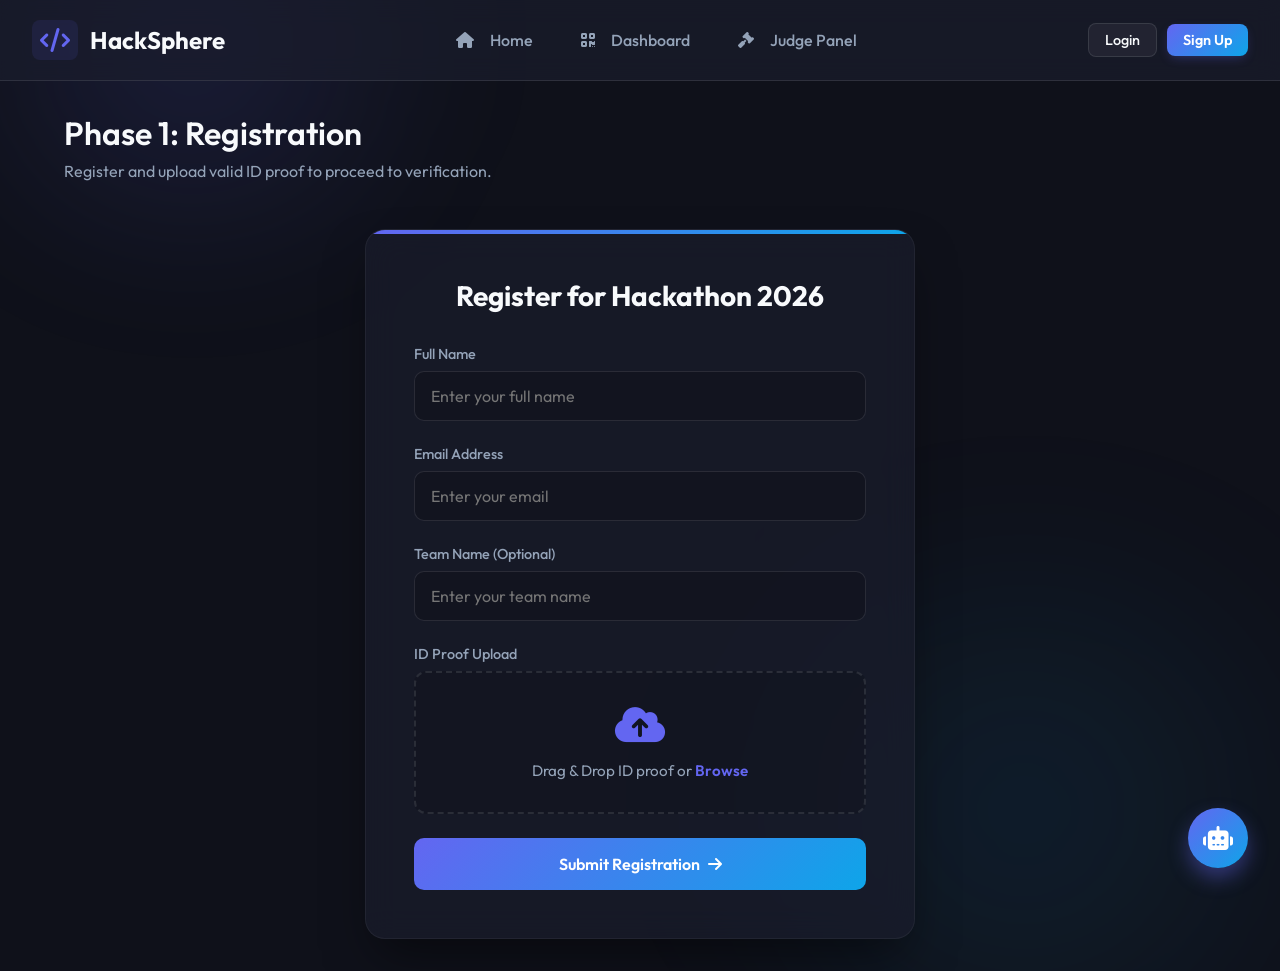
<file: index.html>
<!DOCTYPE html>
<html lang="en">

<head>
    <meta charset="UTF-8">
    <meta name="viewport" content="width=device-width, initial-scale=1.0">
    <title>Hackathon Connect | Registration</title>
    <link rel="stylesheet" href="css/style.css">
    <link rel="preconnect" href="https://fonts.googleapis.com">
    <link rel="preconnect" href="https://fonts.gstatic.com" crossorigin>
    <link href="https://fonts.googleapis.com/css2?family=Outfit:wght@300;400;500;600;700&display=swap" rel="stylesheet">
    <link rel="stylesheet" href="https://cdnjs.cloudflare.com/ajax/libs/font-awesome/6.4.0/css/all.min.css">
</head>

<body>
    <div class="app-container">
        <nav class="sidebar" id="mainNav"></nav>

        <main class="main-content">
            <header class="top-header">
                <div class="header-title">
                    <h1>Phase 1: Registration</h1>
                    <p>Register and upload valid ID proof to proceed to verification.</p>
                </div>
            </header>

            <div class="content-wrapper">
                <div class="registration-glass">
                    <form id="registrationForm" class="auth-form">
                        <h2>Register for Hackathon 2026</h2>

                        <div class="form-group">
                            <label for="fullName">Full Name</label>
                            <input type="text" id="fullName" placeholder="Enter your full name" required>
                        </div>

                        <div class="form-group">
                            <label for="email">Email Address</label>
                            <input type="email" id="email" placeholder="Enter your email" required>
                        </div>

                        <div class="form-group team-group">
                            <label for="teamName">Team Name (Optional)</label>
                            <input type="text" id="teamName" placeholder="Enter your team name">
                        </div>

                        <div class="form-group file-upload-group">
                            <label>ID Proof Upload</label>
                            <div class="file-drop-area" id="fileDropArea">
                                <i class="fa-solid fa-cloud-arrow-up"></i>
                                <span class="file-msg">Drag &amp; Drop ID proof or <span
                                        class="highlight">Browse</span></span>
                                <input class="file-input" type="file" id="idProof" accept="image/*,.pdf" required>
                            </div>
                            <div id="filePreview" class="file-preview hidden">
                                <i class="fa-solid fa-file-image"></i>
                                <span id="fileName">No file selected</span>
                                <button type="button" class="remove-file" id="removeFile"><i
                                        class="fa-solid fa-xmark"></i></button>
                            </div>
                        </div>

                        <button type="submit" class="btn-primary" id="registerBtn">
                            Submit Registration
                            <i class="fa-solid fa-arrow-right"></i>
                        </button>
                    </form>

                    <div id="successState" class="success-state hidden">
                        <div class="success-icon">
                            <i class="fa-solid fa-check"></i>
                        </div>
                        <h3>Registration Submitted!</h3>
                        <p>Your ID proof is under manual verification by the admin.</p>
                        <p class="status-msg">Status: <span class="status-badge pending">Pending Verification</span></p>
                        <button class="btn-secondary" onclick="window.location.href='dashboard.html'">Go to
                            Dashboard</button>
                    </div>
                </div>
            </div>
        </main>
    </div>

    <!-- Chatbot Widget -->
    <div class="chatbot-widget" id="chatbotWidget">
        <button class="chatbot-toggle" id="chatToggleBtn" title="Need help?">
            <i class="fa-solid fa-robot"></i>
        </button>
        <div class="chatbot-window" id="chatWindow">
            <div class="chat-header">
                <div class="chat-title">
                    <i class="fa-solid fa-robot"></i>
                    <span>HackSphere Assistant</span>
                </div>
                <button class="close-chat" id="closeChatBtn"><i class="fa-solid fa-xmark"></i></button>
            </div>
            <div class="chat-body" id="chatBody">
                <div class="chat-message bot">
                    👋 Hello! I'm your Hackathon guide. How can I help you?
                    <div class="chat-suggestions">
                        <span class="suggestion-chip">How do I register?</span>
                        <span class="suggestion-chip">What ID proof is needed?</span>
                        <span class="suggestion-chip">What happens after registration?</span>
                    </div>
                </div>
            </div>
            <form class="chat-input-area" id="chatForm">
                <input type="text" id="chatInput" class="chat-input" placeholder="Ask me anything..."
                    autocomplete="off">
                <button type="submit" class="send-msg-btn"><i class="fa-solid fa-paper-plane"></i></button>
            </form>
        </div>
    </div>

    <script src="js/nav.js"></script>
    <script src="js/app.js"></script>
</body>

</html>
</file>
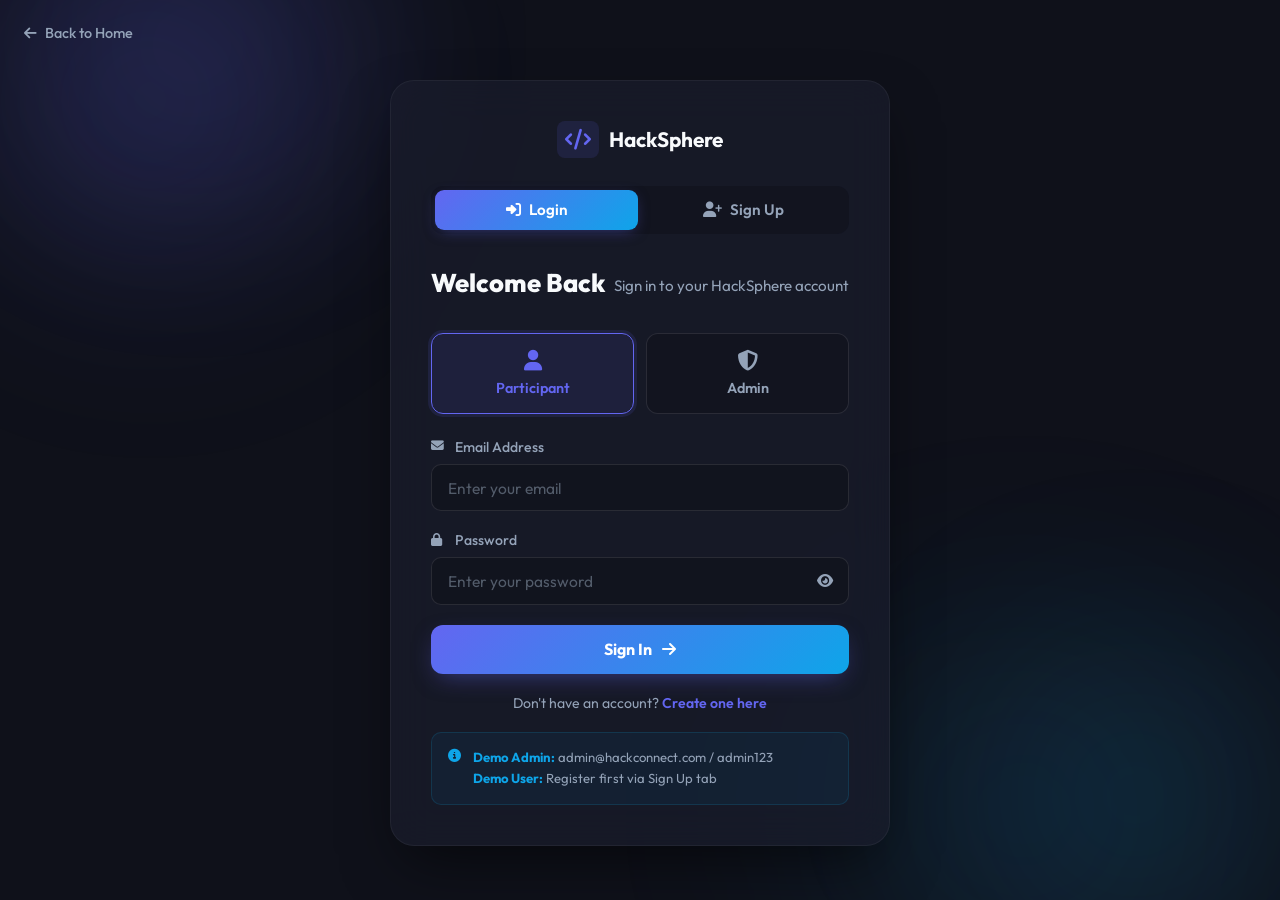
<file: admin-dashboard.html>
<!DOCTYPE html>
<html lang="en">

<head>
    <meta charset="UTF-8">
    <meta name="viewport" content="width=device-width, initial-scale=1.0">
    <title>HackSphere | Team Dashboard</title>
    <link rel="stylesheet" href="css/style.css">
    <link rel="stylesheet" href="css/admin-dashboard.css">
    <link rel="preconnect" href="https://fonts.googleapis.com">
    <link rel="preconnect" href="https://fonts.gstatic.com" crossorigin>
    <link href="https://fonts.googleapis.com/css2?family=Outfit:wght@300;400;500;600;700;800&display=swap"
        rel="stylesheet">
    <link rel="stylesheet" href="https://cdnjs.cloudflare.com/ajax/libs/font-awesome/6.4.0/css/all.min.css">
</head>

<body>
    <div class="app-container">
        <nav class="sidebar" id="mainNav"></nav>

        <main class="main-content">
            <header class="top-header">
                <div class="header-title">
                    <h1>Dashboard</h1>
                    <p>All registered teams, verification status, and live performance leaderboard.</p>
                </div>
                <div class="header-actions">
                    <button class="btn-secondary btn-sm" onclick="exportCSV()">
                        <i class="fa-solid fa-download"></i> Export CSV
                    </button>
                    <button class="btn-secondary btn-sm" onclick="loadData()">
                        <i class="fa-solid fa-rotate"></i> Refresh
                    </button>
                </div>
            </header>

            <!-- Summary cards -->
            <div class="td-stats-grid">
                <div class="td-stat-card">
                    <div class="td-stat-icon"><i class="fa-solid fa-users"></i></div>
                    <div>
                        <p class="td-stat-label">Total Teams</p>
                        <h3 class="td-stat-value" id="totalTeams">0</h3>
                    </div>
                </div>
                <div class="td-stat-card">
                    <div class="td-stat-icon verified"><i class="fa-solid fa-circle-check"></i></div>
                    <div>
                        <p class="td-stat-label">Verified</p>
                        <h3 class="td-stat-value" id="verifiedCount">0</h3>
                    </div>
                </div>
                <div class="td-stat-card">
                    <div class="td-stat-icon pending"><i class="fa-solid fa-clock"></i></div>
                    <div>
                        <p class="td-stat-label">Pending</p>
                        <h3 class="td-stat-value" id="pendingCountTD">0</h3>
                    </div>
                </div>
                <div class="td-stat-card">
                    <div class="td-stat-icon scored"><i class="fa-solid fa-star"></i></div>
                    <div>
                        <p class="td-stat-label">Scored</p>
                        <h3 class="td-stat-value" id="scoredCount">0</h3>
                    </div>
                </div>
            </div>

            <div class="td-columns">

                <!-- LEFT: Teams List -->
                <section class="td-panel">
                    <div class="td-panel-header">
                        <h2><i class="fa-solid fa-users-line"></i> Registered Teams</h2>
                        <div class="td-filter">
                            <select id="statusFilter" onchange="filterTeams()">
                                <option value="all">All Statuses</option>
                                <option value="pending">Pending</option>
                                <option value="verified">Verified</option>
                                <option value="rejected">Rejected</option>
                            </select>
                        </div>
                    </div>
                    <div class="table-responsive">
                        <table class="td-table">
                            <thead>
                                <tr>
                                    <th>#</th>
                                    <th>Team / Member</th>
                                    <th>Status</th>
                                    <th>Score</th>
                                    <th>Actions</th>
                                </tr>
                            </thead>
                            <tbody id="teamTableBody">
                                <!-- filled by JS -->
                            </tbody>
                        </table>
                    </div>
                </section>

                <!-- RIGHT: Leaderboard -->
                <section class="td-panel leaderboard-panel">
                    <div class="td-panel-header">
                        <h2><i class="fa-solid fa-trophy"></i> Best Performers</h2>
                    </div>
                    <div id="leaderboardBody">
                        <!-- filled by JS -->
                    </div>
                    <div class="td-panel-header" style="margin-top:2rem;">
                        <h2><i class="fa-solid fa-chart-bar"></i> Score Breakdown</h2>
                    </div>
                    <div id="scoreBreakdown">
                        <!-- filled by JS -->
                    </div>
                </section>

            </div>
        </main>
    </div>

    <!-- Chatbot Widget -->
    <div class="chatbot-widget" id="chatbotWidget">
        <button class="chatbot-toggle" id="chatToggleBtn" title="Need help?">
            <i class="fa-solid fa-robot"></i>
        </button>
        <div class="chatbot-window" id="chatWindow">
            <div class="chat-header">
                <div class="chat-title">
                    <i class="fa-solid fa-robot"></i>
                    <span>HackSphere Assistant</span>
                </div>
                <button class="close-chat" id="closeChatBtn"><i class="fa-solid fa-xmark"></i></button>
            </div>
            <div class="chat-body" id="chatBody">
                <div class="chat-message bot">
                    👋 Admin Team Dashboard — track team registrations and scores here.
                    <div class="chat-suggestions">
                        <span class="suggestion-chip">How to verify a team</span>
                        <span class="suggestion-chip">What does score mean</span>
                    </div>
                </div>
            </div>
            <form class="chat-input-area" id="chatForm">
                <input type="text" id="chatInput" class="chat-input" placeholder="Ask me anything..."
                    autocomplete="off">
                <button type="submit" class="send-msg-btn"><i class="fa-solid fa-paper-plane"></i></button>
            </form>
        </div>
    </div>

    <script src="js/nav.js"></script>
    <script>requireAuth('admin');</script>
    <script src="js/admin-dashboard.js"></script>
    <script src="js/app.js"></script>
</body>

</html>
</file>
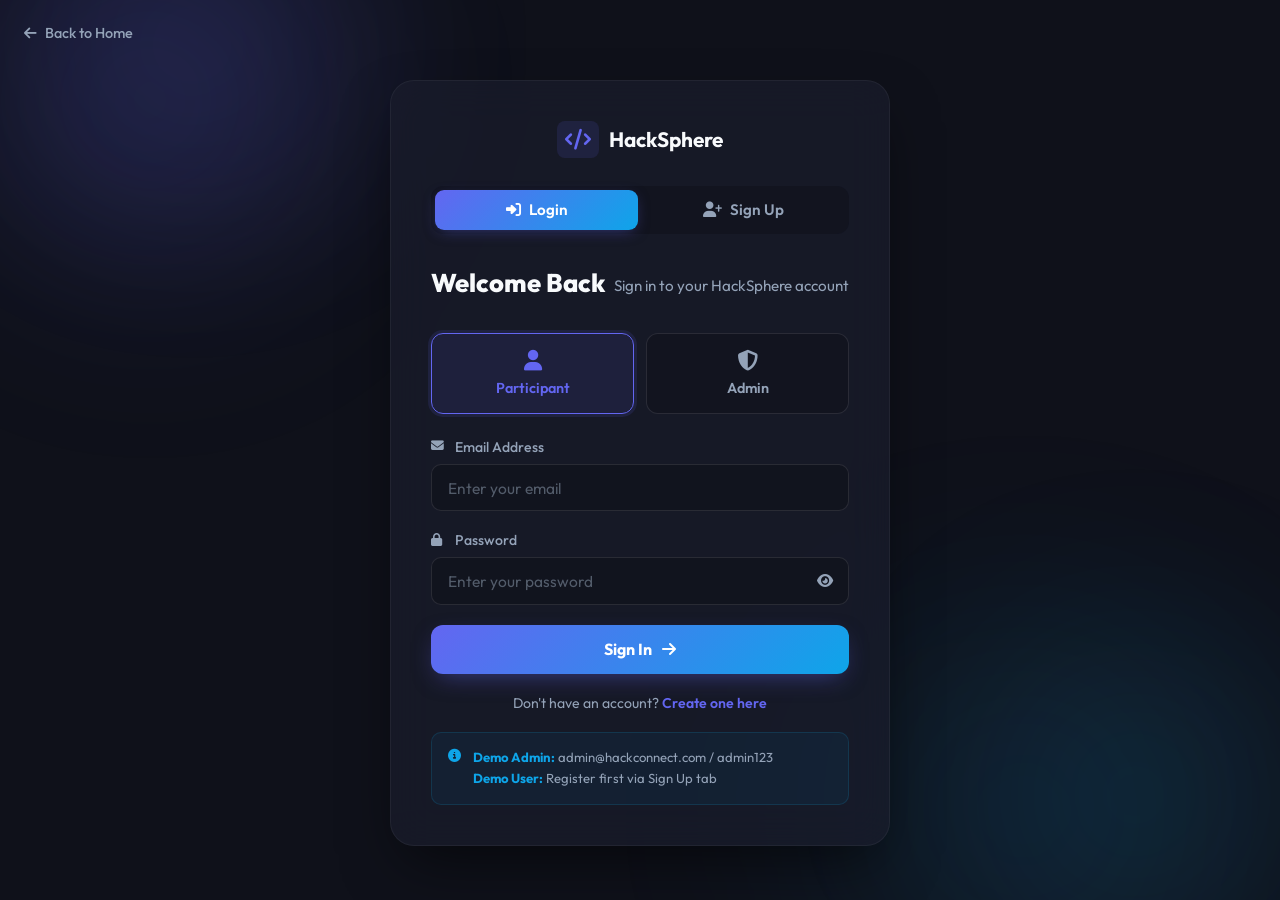
<file: admin.html>
<!DOCTYPE html>
<html lang="en">

<head>
    <meta charset="UTF-8">
    <meta name="viewport" content="width=device-width, initial-scale=1.0">
    <title>Hackathon Connect | Admin Center</title>
    <link rel="stylesheet" href="css/style.css">
    <link rel="preconnect" href="https://fonts.googleapis.com">
    <link rel="preconnect" href="https://fonts.gstatic.com" crossorigin>
    <link href="https://fonts.googleapis.com/css2?family=Outfit:wght@300;400;500;600;700&display=swap" rel="stylesheet">
    <link rel="stylesheet" href="https://cdnjs.cloudflare.com/ajax/libs/font-awesome/6.4.0/css/all.min.css">
</head>

<body>
    <div class="app-container">
        <nav class="sidebar" id="mainNav"></nav>

        <main class="main-content">
            <header class="top-header">
                <div class="header-title">
                    <h1>Admin Control Center</h1>
                    <p>Monitor event stats, manage registrations, and view live scoring.</p>
                </div>
            </header>

            <div class="content-wrapper admin-wrapper">
                <!-- Stats Row -->
                <div class="stats-grid">
                    <div class="stat-card">
                        <div class="stat-icon"><i class="fa-solid fa-users"></i></div>
                        <div class="stat-info">
                            <h3>Total Registered</h3>
                            <p class="stat-value">142</p>
                        </div>
                    </div>
                    <div class="stat-card">
                        <div class="stat-icon success"><i class="fa-solid fa-user-check"></i></div>
                        <div class="stat-info">
                            <h3>Verified Users</h3>
                            <p class="stat-value">98</p>
                        </div>
                    </div>
                    <div class="stat-card">
                        <div class="stat-icon warning"><i class="fa-solid fa-hourglass-half"></i></div>
                        <div class="stat-info">
                            <h3>Pending Verification</h3>
                            <p class="stat-value" id="pendingCount">44</p>
                        </div>
                    </div>
                    <div class="stat-card">
                        <div class="stat-icon accent"><i class="fa-solid fa-star"></i></div>
                        <div class="stat-info">
                            <h3>Avg Project Score</h3>
                            <p class="stat-value">32.4/40</p>
                        </div>
                    </div>
                </div>

                <!-- Registration Management -->
                <div class="admin-panel mt-2">
                    <div class="panel-header">
                        <h2>Pending ID Verifications</h2>
                        <button class="btn-secondary btn-sm"><i class="fa-solid fa-filter"></i> Filter</button>
                    </div>

                    <div class="table-responsive">
                        <table class="admin-table">
                            <thead>
                                <tr>
                                    <th>Applicant Name</th>
                                    <th>Team</th>
                                    <th>ID Proof</th>
                                    <th>Status</th>
                                    <th>Action</th>
                                </tr>
                            </thead>
                            <tbody id="adminTableBody">
                                <tr id="defaultAdminRow">
                                    <td colspan="5" class="text-center text-muted">No pending local registrations found.
                                        Register a user first to see them here.</td>
                                </tr>
                                <!-- Mock Rows -->
                                <tr>
                                    <td>Jane Doe</td>
                                    <td>Cyber Punx</td>
                                    <td><a href="#" class="id-link"><i class="fa-solid fa-file-pdf"></i> id_jane.pdf</a>
                                    </td>
                                    <td><span class="status-badge pending">Pending</span></td>
                                    <td>
                                        <div class="action-btns">
                                            <button class="btn-icon success" onclick="this.closest('tr').remove();"><i
                                                    class="fa-solid fa-check"></i></button>
                                            <button class="btn-icon danger" onclick="this.closest('tr').remove();"><i
                                                    class="fa-solid fa-xmark"></i></button>
                                        </div>
                                    </td>
                                </tr>
                                <tr>
                                    <td>John Smith</td>
                                    <td>Code Ninjas</td>
                                    <td><a href="#" class="id-link"><i class="fa-solid fa-image"></i>
                                            driver_license.jpg</a></td>
                                    <td><span class="status-badge pending">Pending</span></td>
                                    <td>
                                        <div class="action-btns">
                                            <button class="btn-icon success" onclick="this.closest('tr').remove();"><i
                                                    class="fa-solid fa-check"></i></button>
                                            <button class="btn-icon danger" onclick="this.closest('tr').remove();"><i
                                                    class="fa-solid fa-xmark"></i></button>
                                        </div>
                                    </td>
                                </tr>
                            </tbody>
                        </table>
                    </div>
                </div>

                <!-- Live Leaderboard Mock -->
                <div class="admin-panel mt-2 hidden" id="leaderboardPanel">
                    <div class="panel-header">
                        <h2>Live Leaderboard</h2>
                    </div>
                </div>
            </div>
        </main>
    </div>

    <!-- Chatbot Widget -->
    <div class="chatbot-widget" id="chatbotWidget">
        <button class="chatbot-toggle" id="chatToggleBtn" title="Need help?">
            <i class="fa-solid fa-robot"></i>
        </button>
        <div class="chatbot-window" id="chatWindow">
            <div class="chat-header">
                <div class="chat-title">
                    <i class="fa-solid fa-robot"></i>
                    <span>HackSphere Assistant</span>
                </div>
                <button class="close-chat" id="closeChatBtn"><i class="fa-solid fa-xmark"></i></button>
            </div>
            <div class="chat-body" id="chatBody">
                <div class="chat-message bot">
                    👋 Hello Admin! What would you like help with?
                    <div class="chat-suggestions">
                        <span class="suggestion-chip">How to verify users</span>
                        <span class="suggestion-chip">Export reports</span>
                        <span class="suggestion-chip">Manage shortlist</span>
                    </div>
                </div>
            </div>
            <form class="chat-input-area" id="chatForm">
                <input type="text" id="chatInput" class="chat-input" placeholder="Ask me anything..."
                    autocomplete="off">
                <button type="submit" class="send-msg-btn"><i class="fa-solid fa-paper-plane"></i></button>
            </form>
        </div>
    </div>

    <script src="js/nav.js"></script>
    <script>requireAuth('admin');</script>
    <script src="js/app.js"></script>
</body>

</html>
</file>
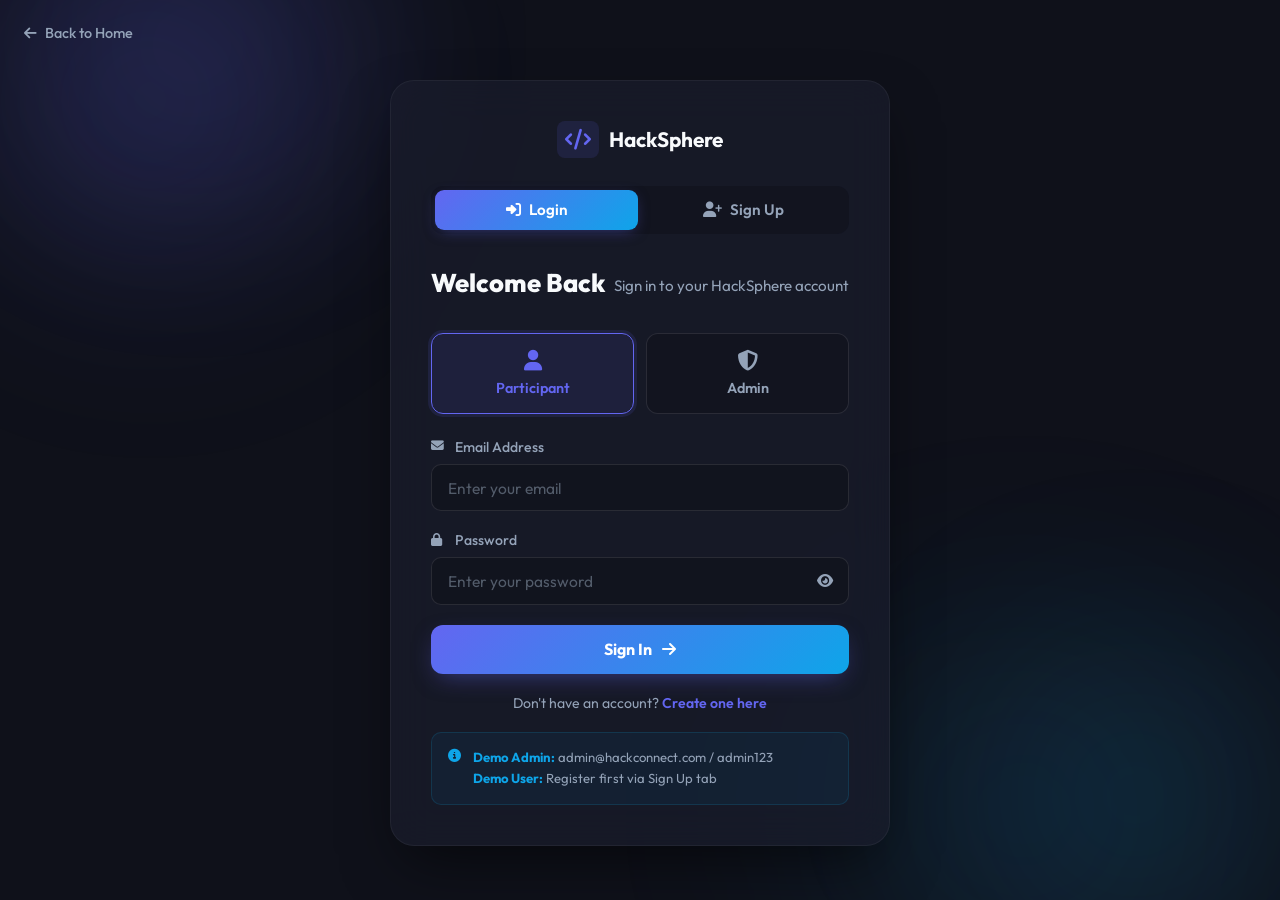
<file: auth.html>
<!DOCTYPE html>
<html lang="en">

<head>
    <meta charset="UTF-8">
    <meta name="viewport" content="width=device-width, initial-scale=1.0">
    <meta name="description" content="Login or Sign Up for HackSphere">
    <title>HackSphere | Auth</title>
    <link rel="stylesheet" href="css/style.css">
    <link rel="stylesheet" href="css/auth.css">
    <link rel="preconnect" href="https://fonts.googleapis.com">
    <link rel="preconnect" href="https://fonts.gstatic.com" crossorigin>
    <link href="https://fonts.googleapis.com/css2?family=Outfit:wght@300;400;500;600;700;800&display=swap"
        rel="stylesheet">
    <link rel="stylesheet" href="https://cdnjs.cloudflare.com/ajax/libs/font-awesome/6.4.0/css/all.min.css">
</head>

<body class="auth-body">

    <!-- Background orbs -->
    <div class="auth-orb orb1"></div>
    <div class="auth-orb orb2"></div>

    <!-- Back to Home -->
    <a href="home.html" class="back-home">
        <i class="fa-solid fa-arrow-left"></i> Back to Home
    </a>

    <div class="auth-container">
        <!-- Branding -->
        <div class="auth-brand">
            <i class="fa-solid fa-code"></i>
            <span>HackSphere</span>
        </div>

        <!-- Tab Switcher -->
        <div class="auth-tabs">
            <button class="auth-tab active" id="loginTab" onclick="switchTab('login')">
                <i class="fa-solid fa-right-to-bracket"></i> Login
            </button>
            <button class="auth-tab" id="signupTab" onclick="switchTab('signup')">
                <i class="fa-solid fa-user-plus"></i> Sign Up
            </button>
        </div>

        <!-- ===== LOGIN FORM ===== -->
        <div id="loginPanel" class="auth-panel">
            <div class="panel-header">
                <h2>Welcome Back</h2>
                <p>Sign in to your HackSphere account</p>
            </div>

            <form id="loginForm" class="auth-form" novalidate>
                <!-- Role Selector -->
                <div class="role-selector">
                    <label class="role-option active" id="roleParticipant">
                        <input type="radio" name="loginRole" value="participant" checked>
                        <div class="role-card">
                            <i class="fa-solid fa-user"></i>
                            <span>Participant</span>
                        </div>
                    </label>
                    <label class="role-option" id="roleAdmin">
                        <input type="radio" name="loginRole" value="admin">
                        <div class="role-card">
                            <i class="fa-solid fa-shield-halved"></i>
                            <span>Admin</span>
                        </div>
                    </label>
                </div>

                <div class="form-group">
                    <label for="loginEmail"><i class="fa-solid fa-envelope"></i> Email Address</label>
                    <input type="email" id="loginEmail" placeholder="Enter your email" required>
                </div>

                <div class="form-group">
                    <label for="loginPassword"><i class="fa-solid fa-lock"></i> Password</label>
                    <div class="password-wrapper">
                        <input type="password" id="loginPassword" placeholder="Enter your password" required>
                        <button type="button" class="toggle-pw" onclick="togglePassword('loginPassword', this)">
                            <i class="fa-solid fa-eye"></i>
                        </button>
                    </div>
                </div>

                <div id="loginError" class="auth-error hidden">
                    <i class="fa-solid fa-circle-exclamation"></i>
                    <span>Invalid credentials. Please try again.</span>
                </div>

                <button type="submit" class="btn-auth" id="loginBtn">
                    <span>Sign In</span>
                    <i class="fa-solid fa-arrow-right"></i>
                </button>

                <p class="auth-switch">
                    Don't have an account?
                    <a href="#" onclick="switchTab('signup')">Create one here</a>
                </p>

                <!-- Demo hint -->
                <div class="demo-hint">
                    <i class="fa-solid fa-circle-info"></i>
                    <div>
                        <strong>Demo Admin:</strong> admin@hackconnect.com / admin123<br>
                        <strong>Demo User:</strong> Register first via Sign Up tab
                    </div>
                </div>
            </form>
        </div>

        <!-- ===== SIGN UP FORM ===== -->
        <div id="signupPanel" class="auth-panel hidden">
            <div class="panel-header">
                <h2>Create Account</h2>
                <p>Register as a participant for HackSphere</p>
            </div>

            <form id="signupForm" class="auth-form" novalidate>
                <div class="form-row">
                    <div class="form-group">
                        <label for="signupName"><i class="fa-solid fa-user"></i> Full Name</label>
                        <input type="text" id="signupName" placeholder="Your full name" required>
                    </div>
                    <div class="form-group">
                        <label for="signupTeam"><i class="fa-solid fa-users"></i> Team Name</label>
                        <input type="text" id="signupTeam" placeholder="Optional">
                    </div>
                </div>

                <div class="form-group">
                    <label for="signupEmail"><i class="fa-solid fa-envelope"></i> Email Address</label>
                    <input type="email" id="signupEmail" placeholder="Enter your email" required>
                </div>

                <div class="form-group">
                    <label for="signupPassword"><i class="fa-solid fa-lock"></i> Create Password</label>
                    <div class="password-wrapper">
                        <input type="password" id="signupPassword" placeholder="Min. 6 characters" required>
                        <button type="button" class="toggle-pw" onclick="togglePassword('signupPassword', this)">
                            <i class="fa-solid fa-eye"></i>
                        </button>
                    </div>
                </div>

                <div class="form-group">
                    <label><i class="fa-solid fa-id-card"></i> ID Proof Upload</label>
                    <div class="file-drop-area" id="signupFileArea">
                        <i class="fa-solid fa-cloud-arrow-up"></i>
                        <span class="file-msg">Drag &amp; Drop or <span class="highlight">Browse</span></span>
                        <input class="file-input" type="file" id="signupIdProof" accept="image/*,.pdf">
                    </div>
                    <div id="signupFilePreview" class="file-preview hidden">
                        <i class="fa-solid fa-file-image"></i>
                        <span id="signupFileName">No file</span>
                        <button type="button" class="remove-file" onclick="clearSignupFile()">
                            <i class="fa-solid fa-xmark"></i>
                        </button>
                    </div>
                </div>

                <div id="signupError" class="auth-error hidden">
                    <i class="fa-solid fa-circle-exclamation"></i>
                    <span id="signupErrorMsg">Please fill in all required fields.</span>
                </div>

                <button type="submit" class="btn-auth" id="signupBtn">
                    <span>Create Account</span>
                    <i class="fa-solid fa-rocket"></i>
                </button>

                <p class="auth-switch">
                    Already have an account?
                    <a href="#" onclick="switchTab('login')">Sign in here</a>
                </p>
            </form>
        </div>

    </div>

    <script src="js/auth.js"></script>
</body>

</html>
</file>
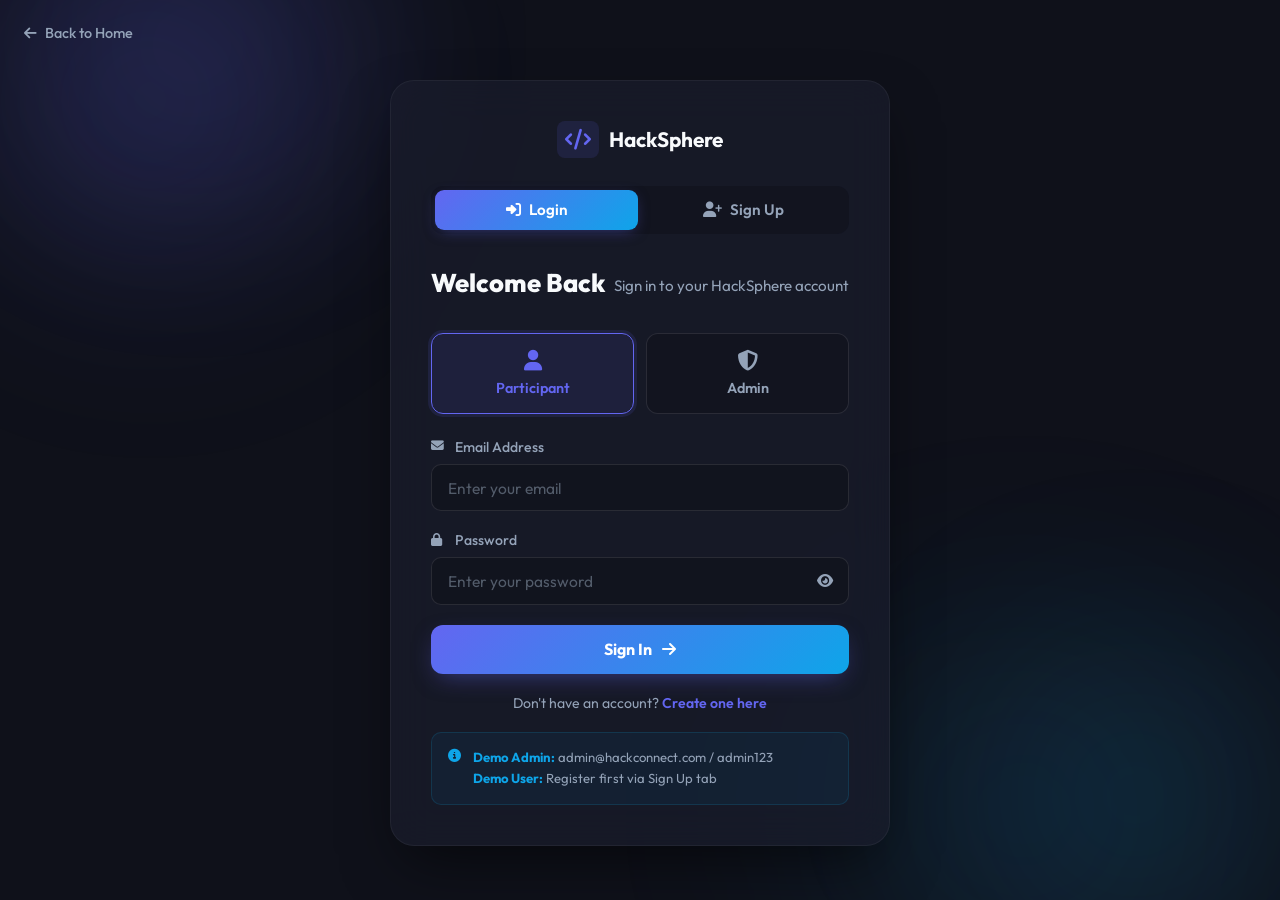
<file: dashboard.html>
<!DOCTYPE html>
<html lang="en">

<head>
    <meta charset="UTF-8">
    <meta name="viewport" content="width=device-width, initial-scale=1.0">
    <title>Hackathon Connect | Dashboard</title>
    <link rel="stylesheet" href="css/style.css">
    <link rel="preconnect" href="https://fonts.googleapis.com">
    <link rel="preconnect" href="https://fonts.gstatic.com" crossorigin>
    <link href="https://fonts.googleapis.com/css2?family=Outfit:wght@300;400;500;600;700&display=swap" rel="stylesheet">
    <link rel="stylesheet" href="https://cdnjs.cloudflare.com/ajax/libs/font-awesome/6.4.0/css/all.min.css">
</head>

<body>
    <div class="app-container">
        <nav class="sidebar" id="mainNav"></nav>

        <main class="main-content">
            <header class="top-header">
                <div class="header-title">
                    <h1>Phase 2: Dashboard &amp; Entry Pass</h1>
                    <p>Check your verification status and access your QR code for venue entry.</p>
                </div>
            </header>

            <div class="content-wrapper">
                <div class="dashboard-glass">
                    <div id="participantInfo" class="participant-info">
                        <h2>Welcome, <span id="dashName">Participant</span></h2>
                        <div class="status-card">
                            <div class="status-header">
                                <h3>Application Status</h3>
                                <span id="dashBadge" class="status-badge pending">Pending</span>
                            </div>
                            <p id="dashMsg" class="status-description">Your ID proof is currently being reviewed. Your
                                entry QR code will be generated once verified and shortlisted.</p>
                        </div>
                    </div>

                    <div id="qrSection" class="qr-section hidden">
                        <div class="qr-card">
                            <h3>Your Venue Access Pass</h3>
                            <div class="qr-code-wrapper">
                                <img id="qrCodeImg" src="" alt="Entry QR Code">
                            </div>
                            <p class="qr-instruction">Present this QR code at the registration desk for venue entry and
                                attendance tracking.</p>
                            <button class="btn-primary" onclick="window.print()">
                                <i class="fa-solid fa-print"></i> Print Pass
                            </button>
                        </div>
                    </div>
                </div>
            </div>
        </main>
    </div>

    <!-- Chatbot Widget -->
    <div class="chatbot-widget" id="chatbotWidget">
        <button class="chatbot-toggle" id="chatToggleBtn" title="Need help?">
            <i class="fa-solid fa-robot"></i>
        </button>
        <div class="chatbot-window" id="chatWindow">
            <div class="chat-header">
                <div class="chat-title">
                    <i class="fa-solid fa-robot"></i>
                    <span>HackSphere Assistant</span>
                </div>
                <button class="close-chat" id="closeChatBtn"><i class="fa-solid fa-xmark"></i></button>
            </div>
            <div class="chat-body" id="chatBody">
                <div class="chat-message bot">
                    👋 Hello! I'm your Hackathon guide. What can I help you with?
                    <div class="chat-suggestions">
                        <span class="suggestion-chip">Where is my QR code?</span>
                        <span class="suggestion-chip">Check verification status</span>
                        <span class="suggestion-chip">Venue directions</span>
                    </div>
                </div>
            </div>
            <form class="chat-input-area" id="chatForm">
                <input type="text" id="chatInput" class="chat-input" placeholder="Ask me anything..."
                    autocomplete="off">
                <button type="submit" class="send-msg-btn"><i class="fa-solid fa-paper-plane"></i></button>
            </form>
        </div>
    </div>

    <script src="js/nav.js"></script>
    <script>requireAuth();</script>
    <script src="js/app.js"></script>
</body>

</html>
</file>
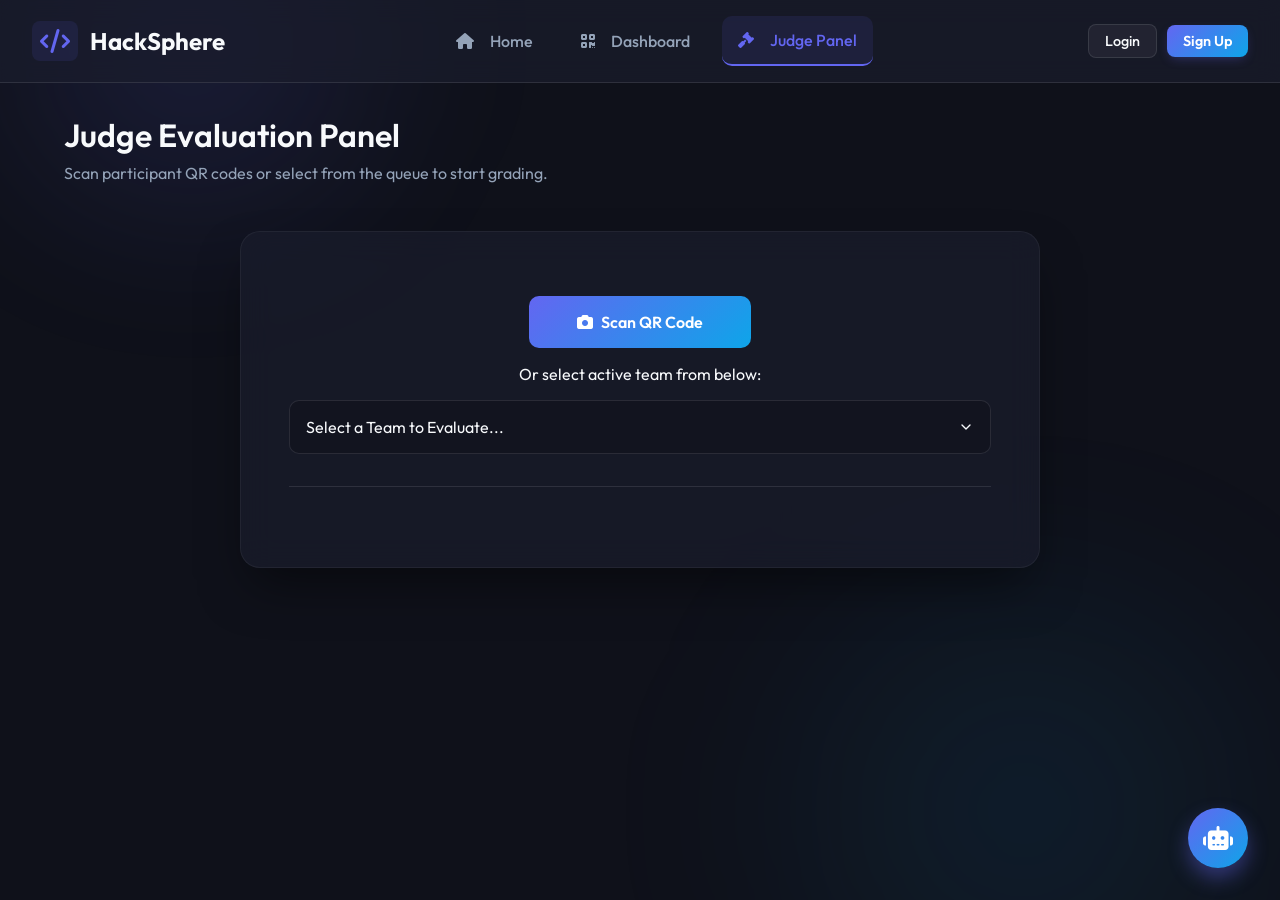
<file: judge.html>
<!DOCTYPE html>
<html lang="en">

<head>
    <meta charset="UTF-8">
    <meta name="viewport" content="width=device-width, initial-scale=1.0">
    <title>Hackathon Connect | Judge Panel</title>
    <link rel="stylesheet" href="css/style.css">
    <link rel="preconnect" href="https://fonts.googleapis.com">
    <link rel="preconnect" href="https://fonts.gstatic.com" crossorigin>
    <link href="https://fonts.googleapis.com/css2?family=Outfit:wght@300;400;500;600;700&display=swap" rel="stylesheet">
    <link rel="stylesheet" href="https://cdnjs.cloudflare.com/ajax/libs/font-awesome/6.4.0/css/all.min.css">
</head>

<body>
    <div class="app-container">
        <nav class="sidebar" id="mainNav"></nav>

        <main class="main-content">
            <header class="top-header">
                <div class="header-title">
                    <h1>Judge Evaluation Panel</h1>
                    <p>Scan participant QR codes or select from the queue to start grading.</p>
                </div>
            </header>

            <div class="content-wrapper">
                <div class="judge-glass">
                    <div class="scanner-section">
                        <div class="scanner-btn-wrapper">
                            <button id="scanBtn" class="btn-primary" style="width: auto; padding: 1rem 3rem;">
                                <i class="fa-solid fa-camera"></i> Scan QR Code
                            </button>
                        </div>
                        <p class="text-center text-muted m-top-1">Or select active team from below:</p>

                        <div class="team-selector">
                            <select id="teamSelect" class="form-select">
                                <option value="" disabled selected>Select a Team to Evaluate...</option>
                                <option value="team1">Code Ninjas - AI Interview Coach</option>
                                <option value="team2">Cyber Punx - Blockchain Vote</option>
                            </select>
                        </div>
                    </div>

                    <div id="scoringPanel" class="scoring-panel hidden">
                        <div class="eval-header">
                            <h2>Evaluating: <span id="evalTeamName" class="text-accent">Code Ninjas</span></h2>
                            <span class="badge-outline">Project: AI Interview Coach</span>
                        </div>

                        <form id="scoreForm">
                            <div class="criteria-list">
                                <div class="criterion">
                                    <label>Innovation &amp; Creativity <span class="score-val"
                                            id="valInnovation">0/10</span></label>
                                    <input type="range" id="scoreInnovation" min="0" max="10" value="0" class="slider"
                                        oninput="document.getElementById('valInnovation').innerText = this.value + '/10'">
                                </div>
                                <div class="criterion">
                                    <label>Technical Complexity <span class="score-val" id="valTech">0/10</span></label>
                                    <input type="range" id="scoreTech" min="0" max="10" value="0" class="slider"
                                        oninput="document.getElementById('valTech').innerText = this.value + '/10'">
                                </div>
                                <div class="criterion">
                                    <label>Design &amp; UX <span class="score-val" id="valDesign">0/10</span></label>
                                    <input type="range" id="scoreDesign" min="0" max="10" value="0" class="slider"
                                        oninput="document.getElementById('valDesign').innerText = this.value + '/10'">
                                </div>
                                <div class="criterion">
                                    <label>Business Value <span class="score-val" id="valBusiness">0/10</span></label>
                                    <input type="range" id="scoreBusiness" min="0" max="10" value="0" class="slider"
                                        oninput="document.getElementById('valBusiness').innerText = this.value + '/10'">
                                </div>
                            </div>

                            <div class="form-group m-top-2">
                                <label for="feedbackNotes">Judge Notes &amp; Feedback</label>
                                <textarea id="feedbackNotes" rows="4"
                                    placeholder="Enter constructive feedback..."></textarea>
                            </div>

                            <div class="total-score-wrapper">
                                <h3>Total Score: <span id="totalScoreText">0/40</span></h3>
                                <button type="submit" class="btn-primary submit-score-btn">Submit Evaluation <i
                                        class="fa-solid fa-check-double"></i></button>
                            </div>
                        </form>
                    </div>
                </div>
            </div>
        </main>
    </div>

    <!-- Chatbot Widget -->
    <div class="chatbot-widget" id="chatbotWidget">
        <button class="chatbot-toggle" id="chatToggleBtn" title="Need help?">
            <i class="fa-solid fa-robot"></i>
        </button>
        <div class="chatbot-window" id="chatWindow">
            <div class="chat-header">
                <div class="chat-title">
                    <i class="fa-solid fa-robot"></i>
                    <span>HackSphere Assistant</span>
                </div>
                <button class="close-chat" id="closeChatBtn"><i class="fa-solid fa-xmark"></i></button>
            </div>
            <div class="chat-body" id="chatBody">
                <div class="chat-message bot">
                    👋 Hello Judge! Need guidance on the evaluation process?
                    <div class="chat-suggestions">
                        <span class="suggestion-chip">Scoring criteria explained</span>
                        <span class="suggestion-chip">QR scan not working</span>
                        <span class="suggestion-chip">How to submit scores</span>
                    </div>
                </div>
            </div>
            <form class="chat-input-area" id="chatForm">
                <input type="text" id="chatInput" class="chat-input" placeholder="Ask me anything..."
                    autocomplete="off">
                <button type="submit" class="send-msg-btn"><i class="fa-solid fa-paper-plane"></i></button>
            </form>
        </div>
    </div>

    <script src="js/nav.js"></script>
    <script src="js/app.js"></script>
</body>

</html>
</file>
<file: css/style.css>
:root {
    --bg-dark: #0f111a;
    --bg-panel: #1a1d2d;
    --primary: #6366f1;
    --primary-hover: #4f46e5;
    --accent: #0ea5e9;
    --text-main: #f8fafc;
    --text-muted: #94a3b8;
    --border: rgba(255, 255, 255, 0.1);
    --glass-bg: rgba(26, 29, 45, 0.7);
    --glass-border: rgba(255, 255, 255, 0.05);

    --success: #10b981;
    --warning: #f59e0b;
    --danger: #ef4444;
}

* {
    margin: 0;
    padding: 0;
    box-sizing: border-box;
    font-family: 'Outfit', sans-serif;
}

body {
    background-color: var(--bg-dark);
    color: var(--text-main);
    min-height: 100vh;
    display: flex;
    overflow-x: hidden;
}

/* Background Gradients */
body::before {
    content: '';
    position: fixed;
    top: -20%;
    left: -10%;
    width: 50%;
    height: 50%;
    background: radial-gradient(circle, rgba(99, 102, 241, 0.15) 0%, rgba(15, 17, 26, 0) 70%);
    z-index: -1;
    border-radius: 50%;
    filter: blur(60px);
}

body::after {
    content: '';
    position: fixed;
    bottom: -20%;
    right: -10%;
    width: 60%;
    height: 60%;
    background: radial-gradient(circle, rgba(14, 165, 233, 0.1) 0%, rgba(15, 17, 26, 0) 70%);
    z-index: -1;
    border-radius: 50%;
    filter: blur(80px);
}

.app-container {
    display: flex;
    flex-direction: column;
    width: 100%;
}

/* Sidebar */
.sidebar {
    width: 100%;
    background: var(--glass-bg);
    backdrop-filter: blur(12px);
    border-bottom: 1px solid var(--border);
    padding: 1rem 2rem;
    display: flex;
    flex-direction: row;
    justify-content: space-between;
    align-items: center;
    position: sticky;
    top: 0;
    z-index: 100;
}

.logo {
    display: flex;
    align-items: center;
    gap: 0.75rem;
    font-size: 1.5rem;
    font-weight: 700;
    color: var(--text-main);
}

.logo i {
    color: var(--primary);
    background: rgba(99, 102, 241, 0.1);
    padding: 0.5rem;
    border-radius: 8px;
}

.nav-links {
    list-style: none;
    display: flex;
    flex-direction: row;
    align-items: center;
    gap: 1rem;
}

.nav-links li a {
    display: flex;
    align-items: center;
    gap: 1rem;
    padding: 0.875rem 1rem;
    color: var(--text-muted);
    text-decoration: none;
    border-radius: 10px;
    font-weight: 500;
    transition: all 0.3s ease;
}

.nav-links li a:hover {
    color: var(--text-main);
    background: rgba(255, 255, 255, 0.05);
}

.nav-links li.active a {
    color: var(--primary);
    background: rgba(99, 102, 241, 0.1);
    border-left: 3px solid var(--primary);
}

/* Main Content */
.main-content {
    flex: 1;
    padding: 2rem 4rem;
    display: flex;
    flex-direction: column;
}

.top-header {
    margin-bottom: 3rem;
}

.top-header h1 {
    font-size: 2rem;
    font-weight: 600;
    margin-bottom: 0.5rem;
}

.top-header p {
    color: var(--text-muted);
}

.content-wrapper {
    display: flex;
    justify-content: center;
    align-items: flex-start;
}

/* Glassmorphism Auth Form */
.registration-glass {
    background: var(--glass-bg);
    backdrop-filter: blur(16px);
    border: 1px solid var(--glass-border);
    border-radius: 20px;
    padding: 3rem;
    width: 100%;
    max-width: 550px;
    box-shadow: 0 25px 50px -12px rgba(0, 0, 0, 0.5);
    position: relative;
    overflow: hidden;
}

.registration-glass::before {
    content: '';
    position: absolute;
    top: 0;
    left: 0;
    width: 100%;
    height: 4px;
    background: linear-gradient(90deg, var(--primary), var(--accent));
}

.auth-form h2 {
    font-size: 1.75rem;
    margin-bottom: 2rem;
    text-align: center;
}

.form-group {
    margin-bottom: 1.5rem;
}

.form-group label {
    display: block;
    margin-bottom: 0.5rem;
    font-size: 0.9rem;
    color: var(--text-muted);
    font-weight: 500;
}

.form-group input[type="text"],
.form-group input[type="email"] {
    width: 100%;
    padding: 0.875rem 1rem;
    background: rgba(15, 17, 26, 0.5);
    border: 1px solid var(--border);
    border-radius: 10px;
    color: var(--text-main);
    font-size: 1rem;
    transition: all 0.3s ease;
}

.form-group input:focus {
    outline: none;
    border-color: var(--primary);
    box-shadow: 0 0 0 3px rgba(99, 102, 241, 0.2);
}

/* File Upload */
.file-drop-area {
    position: relative;
    display: flex;
    flex-direction: column;
    align-items: center;
    justify-content: center;
    padding: 2rem;
    border: 2px dashed var(--border);
    border-radius: 12px;
    background: rgba(15, 17, 26, 0.3);
    cursor: pointer;
    transition: all 0.3s ease;
}

.file-drop-area:hover,
.file-drop-area.is-active {
    border-color: var(--primary);
    background: rgba(99, 102, 241, 0.05);
}

.file-drop-area i {
    font-size: 2.5rem;
    color: var(--primary);
    margin-bottom: 1rem;
}

.file-msg {
    font-size: 0.95rem;
    color: var(--text-muted);
}

.file-msg .highlight {
    color: var(--primary);
    font-weight: 600;
}

.file-input {
    position: absolute;
    left: 0;
    top: 0;
    height: 100%;
    width: 100%;
    cursor: pointer;
    opacity: 0;
}

.file-preview {
    display: flex;
    align-items: center;
    gap: 1rem;
    padding: 1rem;
    background: rgba(15, 17, 26, 0.5);
    border: 1px solid var(--border);
    border-radius: 10px;
    margin-top: 1rem;
}

.file-preview.hidden {
    display: none;
}

.file-preview i {
    color: var(--accent);
    font-size: 1.5rem;
}

.file-preview span {
    flex: 1;
    font-size: 0.9rem;
    white-space: nowrap;
    overflow: hidden;
    text-overflow: ellipsis;
}

.remove-file {
    background: none;
    border: none;
    color: var(--text-muted);
    cursor: pointer;
    padding: 0.5rem;
    border-radius: 50%;
    transition: all 0.3s ease;
}

.remove-file:hover {
    color: var(--danger);
    background: rgba(239, 68, 68, 0.1);
}

/* Buttons */
.btn-primary {
    width: 100%;
    padding: 1rem;
    background: linear-gradient(135deg, var(--primary), var(--accent));
    color: white;
    border: none;
    border-radius: 10px;
    font-size: 1rem;
    font-weight: 600;
    cursor: pointer;
    display: flex;
    align-items: center;
    justify-content: center;
    gap: 0.5rem;
    transition: all 0.3s ease;
    margin-top: 1rem;
}

.btn-primary:hover {
    transform: translateY(-2px);
    box-shadow: 0 10px 20px -10px rgba(99, 102, 241, 0.6);
}

.btn-secondary {
    padding: 0.75rem 1.5rem;
    background: rgba(255, 255, 255, 0.05);
    border: 1px solid var(--border);
    color: var(--text-main);
    border-radius: 8px;
    font-size: 0.95rem;
    cursor: pointer;
    transition: all 0.3s ease;
}

.btn-secondary:hover {
    background: rgba(255, 255, 255, 0.1);
}

/* Success State */
.success-state {
    text-align: center;
    animation: fadeIn 0.5s ease;
}

.success-state.hidden {
    display: none;
}

.success-icon {
    width: 60px;
    height: 60px;
    background: rgba(16, 185, 129, 0.1);
    color: var(--success);
    border-radius: 50%;
    display: flex;
    align-items: center;
    justify-content: center;
    font-size: 1.5rem;
    margin: 0 auto 1.5rem;
}

.success-state h3 {
    font-size: 1.5rem;
    margin-bottom: 0.5rem;
}

.success-state p {
    color: var(--text-muted);
    margin-bottom: 1.5rem;
    line-height: 1.5;
}

.status-msg {
    display: flex;
    align-items: center;
    justify-content: center;
    gap: 0.75rem;
}

.status-badge {
    padding: 0.25rem 0.75rem;
    border-radius: 20px;
    font-size: 0.85rem;
    font-weight: 500;
}

.status-badge.pending {
    background: rgba(245, 158, 11, 0.1);
    color: var(--warning);
    border: 1px solid rgba(245, 158, 11, 0.2);
}

.status-badge.verified {
    background: rgba(16, 185, 129, 0.1);
    color: var(--success);
    border: 1px solid rgba(16, 185, 129, 0.2);
}

@keyframes fadeIn {
    from {
        opacity: 0;
        transform: translateY(10px);
    }

    to {
        opacity: 1;
        transform: translateY(0);
    }
}

/* Dashboard Elements */
.dashboard-glass {
    background: var(--glass-bg);
    backdrop-filter: blur(16px);
    border: 1px solid var(--glass-border);
    border-radius: 20px;
    padding: 3rem;
    width: 100%;
    max-width: 700px;
    box-shadow: 0 25px 50px -12px rgba(0, 0, 0, 0.5);
    display: flex;
    flex-direction: column;
    gap: 2rem;
}

.participant-info h2 {
    font-size: 1.75rem;
    margin-bottom: 1.5rem;
}

.status-card {
    background: rgba(15, 17, 26, 0.5);
    border: 1px solid var(--border);
    border-radius: 12px;
    padding: 1.5rem;
}

.status-header {
    display: flex;
    justify-content: space-between;
    align-items: center;
    margin-bottom: 1rem;
}

.status-header h3 {
    font-size: 1.2rem;
    color: var(--text-main);
}

.status-description {
    color: var(--text-muted);
    line-height: 1.5;
}

.qr-section {
    display: flex;
    justify-content: center;
    animation: fadeIn 0.5s ease;
}

.qr-card {
    background: linear-gradient(145deg, rgba(26, 29, 45, 0.9), rgba(15, 17, 26, 0.9));
    border: 1px solid var(--primary);
    border-radius: 16px;
    padding: 2rem;
    text-align: center;
    width: 100%;
    max-width: 400px;
    box-shadow: 0 0 30px rgba(99, 102, 241, 0.15);
}

.qr-card h3 {
    color: var(--accent);
    margin-bottom: 1.5rem;
    font-size: 1.3rem;
}

.qr-code-wrapper {
    background: white;
    padding: 1rem;
    border-radius: 12px;
    display: inline-block;
    margin-bottom: 1.5rem;
}

.qr-code-wrapper img {
    display: block;
    width: 200px;
    height: 200px;
}

.qr-instruction {
    color: var(--text-muted);
    font-size: 0.9rem;
    line-height: 1.5;
    margin-bottom: 1.5rem;
}

/* Judge Panel Elements */
.judge-glass {
    background: var(--glass-bg);
    backdrop-filter: blur(16px);
    border: 1px solid var(--glass-border);
    border-radius: 20px;
    padding: 3rem;
    width: 100%;
    max-width: 800px;
    box-shadow: 0 25px 50px -12px rgba(0, 0, 0, 0.5);
}

.scanner-section {
    padding-bottom: 2rem;
    border-bottom: 1px solid var(--border);
    margin-bottom: 2rem;
}

.scanner-btn-wrapper {
    display: flex;
    justify-content: center;
}

.team-selector {
    margin-top: 1rem;
}

.form-select {
    width: 100%;
    padding: 1rem;
    background: rgba(15, 17, 26, 0.5);
    border: 1px solid var(--border);
    border-radius: 10px;
    color: var(--text-main);
    font-size: 1rem;
    cursor: pointer;
    appearance: none;
    background-image: url("data:image/svg+xml;charset=UTF-8,%3csvg xmlns='http://www.w3.org/2000/svg' viewBox='0 0 24 24' fill='none' stroke='%23f8fafc' stroke-width='2' stroke-linecap='round' stroke-linejoin='round'%3e%3cpolyline points='6 9 12 15 18 9'%3e%3c/polyline%3e%3c/svg%3e");
    background-repeat: no-repeat;
    background-position: right 1rem center;
    background-size: 1em;
}

.form-select:focus {
    outline: none;
    border-color: var(--primary);
}

.form-select option {
    background: var(--bg-panel);
    color: var(--text-main);
}

.eval-header {
    display: flex;
    justify-content: space-between;
    align-items: center;
    margin-bottom: 2rem;
    flex-wrap: wrap;
    gap: 1rem;
}

.text-accent {
    color: var(--accent);
}

.badge-outline {
    padding: 0.5rem 1rem;
    border: 1px solid var(--accent);
    color: var(--accent);
    border-radius: 20px;
    font-size: 0.9rem;
    font-weight: 500;
}

.criterion {
    margin-bottom: 1.5rem;
    background: rgba(15, 17, 26, 0.4);
    padding: 1rem 1.5rem;
    border-radius: 12px;
    border: 1px solid var(--border);
}

.criterion label {
    display: flex;
    justify-content: space-between;
    margin-bottom: 1rem;
    font-weight: 500;
    color: var(--text-main);
}

.score-val {
    color: var(--primary);
    font-weight: 700;
}

.slider {
    -webkit-appearance: none;
    appearance: none;
    width: 100%;
    height: 8px;
    border-radius: 4px;
    background: rgba(255, 255, 255, 0.1);
    outline: none;
}

.slider::-webkit-slider-thumb {
    -webkit-appearance: none;
    appearance: none;
    width: 20px;
    height: 20px;
    border-radius: 50%;
    background: var(--primary);
    cursor: pointer;
    box-shadow: 0 0 10px rgba(99, 102, 241, 0.5);
    transition: all 0.2s;
}

.slider::-webkit-slider-thumb:hover {
    transform: scale(1.2);
}

textarea {
    width: 100%;
    padding: 1rem;
    background: rgba(15, 17, 26, 0.5);
    border: 1px solid var(--border);
    border-radius: 10px;
    color: var(--text-main);
    font-family: 'Outfit', sans-serif;
    resize: vertical;
}

textarea:focus {
    outline: none;
    border-color: var(--primary);
}

.total-score-wrapper {
    display: flex;
    justify-content: space-between;
    align-items: center;
    margin-top: 2rem;
    padding-top: 2rem;
    border-top: 1px solid var(--border);
    flex-wrap: wrap;
    gap: 1rem;
}

.total-score-wrapper h3 {
    font-size: 1.5rem;
}

.total-score-wrapper h3 span {
    color: var(--success);
    font-weight: 700;
}

.submit-score-btn {
    width: auto;
    margin-top: 0;
    padding: 0.8rem 2rem;
}

.text-center {
    text-align: center;
}

.m-top-1 {
    margin-top: 1rem;
}

.m-top-2 {
    margin-top: 2rem;
}

/* Admin Panel Elements */
.admin-wrapper {
    flex-direction: column;
    align-items: stretch;
    width: 100%;
    max-width: 1200px;
    margin: 0 auto;
}

.stats-grid {
    display: grid;
    grid-template-columns: repeat(auto-fit, minmax(240px, 1fr));
    gap: 1.5rem;
    margin-bottom: 2rem;
}

.stat-card {
    background: var(--glass-bg);
    backdrop-filter: blur(12px);
    border: 1px solid var(--glass-border);
    border-radius: 16px;
    padding: 1.5rem;
    display: flex;
    align-items: center;
    gap: 1.5rem;
    box-shadow: 0 10px 30px -10px rgba(0, 0, 0, 0.3);
    transition: transform 0.3s ease;
}

.stat-card:hover {
    transform: translateY(-5px);
}

.stat-icon {
    width: 50px;
    height: 50px;
    border-radius: 12px;
    background: rgba(99, 102, 241, 0.1);
    color: var(--primary);
    display: flex;
    align-items: center;
    justify-content: center;
    font-size: 1.5rem;
}

.stat-icon.success {
    background: rgba(16, 185, 129, 0.1);
    color: var(--success);
}

.stat-icon.warning {
    background: rgba(245, 158, 11, 0.1);
    color: var(--warning);
}

.stat-icon.accent {
    background: rgba(14, 165, 233, 0.1);
    color: var(--accent);
}

.stat-info h3 {
    font-size: 0.9rem;
    color: var(--text-muted);
    font-weight: 500;
    margin-bottom: 0.25rem;
}

.stat-value {
    font-size: 1.8rem;
    font-weight: 700;
    color: var(--text-main);
}

.admin-panel {
    background: var(--glass-bg);
    backdrop-filter: blur(16px);
    border: 1px solid var(--glass-border);
    border-radius: 20px;
    padding: 2rem;
    box-shadow: 0 25px 50px -12px rgba(0, 0, 0, 0.5);
}

.panel-header {
    display: flex;
    justify-content: space-between;
    align-items: center;
    margin-bottom: 1.5rem;
}

.panel-header h2 {
    font-size: 1.5rem;
}

.btn-sm {
    padding: 0.5rem 1rem;
    font-size: 0.85rem;
}

.table-responsive {
    overflow-x: auto;
}

.admin-table {
    width: 100%;
    border-collapse: collapse;
}

.admin-table th,
.admin-table td {
    padding: 1rem;
    text-align: left;
    border-bottom: 1px solid var(--border);
}

.admin-table th {
    color: var(--text-muted);
    font-weight: 500;
    font-size: 0.9rem;
    text-transform: uppercase;
    letter-spacing: 0.5px;
}

.admin-table td {
    color: var(--text-main);
    vertical-align: middle;
}

.admin-table tr:last-child td {
    border-bottom: none;
}

.admin-table tbody tr {
    transition: background 0.2s ease;
}

.admin-table tbody tr:hover {
    background: rgba(255, 255, 255, 0.02);
}

.id-link {
    color: var(--accent);
    text-decoration: none;
    display: flex;
    align-items: center;
    gap: 0.5rem;
    transition: color 0.2s;
}

.id-link:hover {
    color: #38bdf8;
    text-decoration: underline;
}

.action-btns {
    display: flex;
    gap: 0.5rem;
}

.btn-icon {
    width: 32px;
    height: 32px;
    border-radius: 8px;
    border: none;
    display: flex;
    align-items: center;
    justify-content: center;
    cursor: pointer;
    transition: all 0.2s ease;
    color: white;
}

.btn-icon.success {
    background: rgba(16, 185, 129, 0.2);
    color: var(--success);
}

.btn-icon.success:hover {
    background: var(--success);
    color: white;
}

.btn-icon.danger {
    background: rgba(239, 68, 68, 0.2);
    color: var(--danger);
}

.btn-icon.danger:hover {
    background: var(--danger);
    color: white;
}

.mt-2 {
    margin-top: 2rem;
}

.text-success {
    color: var(--success);
}

/* Utilities */
.hidden {
    display: none !important;
}

/* Chatbot Widget Elements */
.chatbot-widget {
    position: fixed;
    bottom: 2rem;
    right: 2rem;
    z-index: 1000;
    font-family: 'Outfit', sans-serif;
}

.chatbot-toggle {
    width: 60px;
    height: 60px;
    border-radius: 50%;
    background: linear-gradient(135deg, var(--primary), var(--accent));
    color: white;
    display: flex;
    align-items: center;
    justify-content: center;
    font-size: 1.5rem;
    cursor: pointer;
    box-shadow: 0 10px 20px rgba(99, 102, 241, 0.4);
    transition: all 0.3s ease;
    border: none;
}

.chatbot-toggle:hover {
    transform: scale(1.1);
    box-shadow: 0 15px 25px rgba(99, 102, 241, 0.6);
}

.chatbot-window {
    position: absolute;
    bottom: 80px;
    right: 0;
    width: 350px;
    height: 450px;
    background: var(--glass-bg);
    backdrop-filter: blur(16px);
    border: 1px solid var(--glass-border);
    border-radius: 16px;
    display: flex;
    flex-direction: column;
    overflow: hidden;
    box-shadow: 0 25px 50px -12px rgba(0, 0, 0, 0.5);
    transform-origin: bottom right;
    transition: all 0.3s ease;
    opacity: 0;
    transform: scale(0.9) translateY(20px);
    pointer-events: none;
}

.chatbot-window.active {
    opacity: 1;
    transform: scale(1) translateY(0);
    pointer-events: all;
}

.chat-header {
    background: linear-gradient(135deg, rgba(99, 102, 241, 0.8), rgba(14, 165, 233, 0.8));
    padding: 1rem;
    display: flex;
    align-items: center;
    justify-content: space-between;
    border-bottom: 1px solid rgba(255, 255, 255, 0.1);
}

.chat-title {
    display: flex;
    align-items: center;
    gap: 0.5rem;
    color: white;
    font-weight: 600;
}

.close-chat {
    background: none;
    border: none;
    color: white;
    cursor: pointer;
    font-size: 1.2rem;
    transition: color 0.2s;
}

.close-chat:hover {
    color: var(--danger);
}

.chat-body {
    flex: 1;
    padding: 1rem;
    overflow-y: auto;
    display: flex;
    flex-direction: column;
    gap: 1rem;
}

/* Custom Scrollbar for chat body */
.chat-body::-webkit-scrollbar {
    width: 6px;
}

.chat-body::-webkit-scrollbar-track {
    background: rgba(15, 17, 26, 0.5);
}

.chat-body::-webkit-scrollbar-thumb {
    background: rgba(255, 255, 255, 0.2);
    border-radius: 3px;
}

.chat-message {
    max-width: 80%;
    padding: 0.75rem 1rem;
    border-radius: 12px;
    font-size: 0.9rem;
    line-height: 1.4;
    animation: fadeIn 0.3s ease;
}

.chat-message.bot {
    background: rgba(15, 17, 26, 0.6);
    color: var(--text-main);
    border: 1px solid var(--border);
    border-bottom-left-radius: 2px;
    align-self: flex-start;
}

.chat-message.user {
    background: rgba(99, 102, 241, 0.2);
    color: var(--text-main);
    border: 1px solid rgba(99, 102, 241, 0.3);
    border-bottom-right-radius: 2px;
    align-self: flex-end;
}

.chat-input-area {
    padding: 1rem;
    background: rgba(15, 17, 26, 0.8);
    border-top: 1px solid var(--border);
    display: flex;
    gap: 0.5rem;
}

.chat-input {
    flex: 1;
    background: rgba(255, 255, 255, 0.05);
    border: 1px solid var(--border);
    border-radius: 20px;
    padding: 0.5rem 1rem;
    color: var(--text-main);
    font-family: 'Outfit', sans-serif;
    font-size: 0.9rem;
}

.chat-input:focus {
    outline: none;
    border-color: var(--primary);
}

.send-msg-btn {
    background: var(--primary);
    color: white;
    border: none;
    border-radius: 50%;
    width: 36px;
    height: 36px;
    display: flex;
    align-items: center;
    justify-content: center;
    cursor: pointer;
    transition: background 0.2s;
}

.send-msg-btn:hover {
    background: var(--primary-hover);
}

.chat-suggestions {
    display: flex;
    flex-wrap: wrap;
    gap: 0.5rem;
    margin-top: 0.5rem;
}

.suggestion-chip {
    background: rgba(14, 165, 233, 0.15);
    border: 1px solid rgba(14, 165, 233, 0.3);
    color: var(--accent);
    padding: 0.4rem 0.8rem;
    border-radius: 15px;
    font-size: 0.8rem;
    cursor: pointer;
    transition: all 0.2s ease;
}

.suggestion-chip:hover {
    background: var(--accent);
    color: white;
}

/* ==========================================
   AUTH-AWARE NAVBAR COMPONENTS
   ========================================== */

/* User info area (logged in state) */
.nav-user {
    display: flex;
    align-items: center;
    gap: 0.75rem;
    flex-shrink: 0;
}

.nav-username {
    display: flex;
    align-items: center;
    gap: 0.4rem;
    font-size: 0.9rem;
    font-weight: 500;
    color: var(--text-main);
}

.nav-username i {
    color: var(--primary);
}

/* Role badges in nav */
.nav-role-badge {
    display: inline-flex;
    align-items: center;
    padding: 0.2rem 0.65rem;
    border-radius: 20px;
    font-size: 0.75rem;
    font-weight: 700;
    text-transform: uppercase;
    letter-spacing: 0.05em;
}

.nav-role-badge.admin {
    background: rgba(239, 68, 68, 0.12);
    color: #ef4444;
    border: 1px solid rgba(239, 68, 68, 0.25);
}

.nav-role-badge.participant {
    background: rgba(16, 185, 129, 0.12);
    color: var(--success);
    border: 1px solid rgba(16, 185, 129, 0.25);
}

/* Logout button */
.btn-nav-logout {
    display: inline-flex;
    align-items: center;
    gap: 0.4rem;
    padding: 0.45rem 0.9rem;
    background: rgba(239, 68, 68, 0.08);
    border: 1px solid rgba(239, 68, 68, 0.2);
    color: #ef4444;
    border-radius: 8px;
    font-family: 'Outfit', sans-serif;
    font-size: 0.85rem;
    font-weight: 600;
    cursor: pointer;
    transition: all 0.2s ease;
}

.btn-nav-logout:hover {
    background: rgba(239, 68, 68, 0.18);
    border-color: rgba(239, 68, 68, 0.4);
}

/* Login/Signup buttons (logged out state) */
.nav-auth-btns {
    display: flex;
    align-items: center;
    gap: 0.6rem;
    flex-shrink: 0;
}

.btn-nav-login {
    display: inline-flex;
    align-items: center;
    padding: 0.45rem 1rem;
    background: rgba(255, 255, 255, 0.05);
    border: 1px solid var(--border);
    color: var(--text-main);
    text-decoration: none;
    border-radius: 8px;
    font-size: 0.9rem;
    font-weight: 500;
    transition: all 0.2s ease;
}

.btn-nav-login:hover {
    background: rgba(255, 255, 255, 0.1);
}

.btn-nav-signup {
    display: inline-flex;
    align-items: center;
    padding: 0.45rem 1rem;
    background: linear-gradient(135deg, var(--primary), var(--accent));
    color: white;
    text-decoration: none;
    border-radius: 8px;
    font-size: 0.9rem;
    font-weight: 600;
    transition: all 0.2s ease;
    box-shadow: 0 4px 12px -4px rgba(99, 102, 241, 0.4);
}

.btn-nav-signup:hover {
    transform: translateY(-1px);
    box-shadow: 0 6px 16px -4px rgba(99, 102, 241, 0.55);
}

/* Active nav link fix — remove left border (works for top navbar) */
.nav-links li.active a {
    border-left: none;
    border-bottom: 2px solid var(--primary);
}
</file>
<file: css/admin-dashboard.css>
/* ============================================
   ADMIN TEAM DASHBOARD STYLES
   ============================================ */

/* Header actions */
.header-actions {
    display: flex;
    gap: 0.75rem;
    margin-top: 1rem;
    flex-wrap: wrap;
}

/* Stats grid */
.td-stats-grid {
    display: grid;
    grid-template-columns: repeat(auto-fit, minmax(180px, 1fr));
    gap: 1.25rem;
    margin-bottom: 2rem;
}

.td-stat-card {
    background: var(--glass-bg);
    backdrop-filter: blur(12px);
    border: 1px solid var(--glass-border);
    border-radius: 16px;
    padding: 1.5rem;
    display: flex;
    align-items: center;
    gap: 1.25rem;
    transition: transform 0.25s ease, box-shadow 0.25s ease;
}

.td-stat-card:hover {
    transform: translateY(-4px);
    box-shadow: 0 12px 30px -10px rgba(99, 102, 241, 0.2);
}

.td-stat-icon {
    width: 46px;
    height: 46px;
    border-radius: 12px;
    background: rgba(99, 102, 241, 0.1);
    color: var(--primary);
    display: flex;
    align-items: center;
    justify-content: center;
    font-size: 1.3rem;
    flex-shrink: 0;
}

.td-stat-icon.verified {
    background: rgba(16, 185, 129, 0.1);
    color: var(--success);
}

.td-stat-icon.pending {
    background: rgba(245, 158, 11, 0.1);
    color: var(--warning);
}

.td-stat-icon.scored {
    background: rgba(14, 165, 233, 0.1);
    color: var(--accent);
}

.td-stat-label {
    font-size: 0.8rem;
    color: var(--text-muted);
    font-weight: 500;
    margin-bottom: 0.2rem;
}

.td-stat-value {
    font-size: 2rem;
    font-weight: 800;
    color: var(--text-main);
    line-height: 1;
}

/* Two-column layout */
.td-columns {
    display: grid;
    grid-template-columns: 1fr 380px;
    gap: 1.5rem;
    align-items: start;
}

/* Panel */
.td-panel {
    background: var(--glass-bg);
    backdrop-filter: blur(12px);
    border: 1px solid var(--glass-border);
    border-radius: 20px;
    padding: 1.75rem;
    box-shadow: 0 10px 40px -10px rgba(0, 0, 0, 0.3);
}

.td-panel-header {
    display: flex;
    align-items: center;
    justify-content: space-between;
    margin-bottom: 1.25rem;
    flex-wrap: wrap;
    gap: 0.75rem;
}

.td-panel-header h2 {
    font-size: 1.15rem;
    font-weight: 700;
    display: flex;
    align-items: center;
    gap: 0.6rem;
}

.td-panel-header h2 i {
    color: var(--primary);
}

.td-filter select {
    padding: 0.4rem 0.75rem;
    background: rgba(15, 17, 26, 0.6);
    border: 1px solid var(--border);
    border-radius: 8px;
    color: var(--text-main);
    font-family: 'Outfit', sans-serif;
    font-size: 0.88rem;
    cursor: pointer;
}

/* Team Table */
.td-table {
    width: 100%;
    border-collapse: collapse;
}

.td-table th {
    color: var(--text-muted);
    font-size: 0.78rem;
    font-weight: 600;
    text-transform: uppercase;
    letter-spacing: 0.06em;
    padding: 0.75rem 0.5rem;
    border-bottom: 1px solid var(--border);
    text-align: left;
}

.td-table td {
    padding: 0.85rem 0.5rem;
    border-bottom: 1px solid rgba(255, 255, 255, 0.04);
    vertical-align: middle;
}

.td-row {
    transition: background 0.15s ease;
}

.td-row:hover {
    background: rgba(255, 255, 255, 0.025);
}

.td-num {
    color: var(--text-muted);
    font-size: 0.85rem;
    width: 28px;
}

.team-cell {
    display: flex;
    flex-direction: column;
    gap: 0.2rem;
}

.team-name {
    font-size: 0.95rem;
    font-weight: 600;
    color: var(--text-main);
}

.member-name {
    font-size: 0.78rem;
    color: var(--text-muted);
}

.score-pill {
    display: inline-flex;
    align-items: center;
    padding: 0.2rem 0.6rem;
    background: rgba(99, 102, 241, 0.12);
    color: var(--primary);
    border-radius: 20px;
    font-size: 0.82rem;
    font-weight: 700;
}

.score-pill.unscored {
    background: rgba(255, 255, 255, 0.05);
    color: var(--text-muted);
}

.status-badge.rejected {
    background: rgba(239, 68, 68, 0.1);
    color: var(--danger);
    border: 1px solid rgba(239, 68, 68, 0.25);
}

.td-btn {
    width: 30px;
    height: 30px;
    font-size: 0.8rem;
}

.td-empty {
    text-align: center;
    color: var(--text-muted);
    padding: 2rem;
    font-size: 0.9rem;
}

/* Leaderboard */
.leaderboard-panel {
    overflow: hidden;
}

.lb-item {
    display: flex;
    align-items: center;
    gap: 0.75rem;
    padding: 0.9rem 1rem;
    border-radius: 12px;
    margin-bottom: 0.75rem;
    background: rgba(15, 17, 26, 0.4);
    border: 1px solid rgba(255, 255, 255, 0.04);
    transition: border-color 0.2s;
}

.lb-item:hover {
    border-color: rgba(99, 102, 241, 0.2);
}

.lb-winner {
    background: linear-gradient(135deg, rgba(99, 102, 241, 0.1), rgba(14, 165, 233, 0.06));
    border-color: rgba(99, 102, 241, 0.25);
    box-shadow: 0 4px 20px -8px rgba(99, 102, 241, 0.25);
}

.lb-rank {
    font-size: 1.4rem;
    flex-shrink: 0;
    width: 32px;
    text-align: center;
}

.lb-info {
    flex: 1;
    min-width: 0;
}

.lb-name {
    font-size: 0.92rem;
    font-weight: 700;
    margin-bottom: 0.35rem;
    white-space: nowrap;
    overflow: hidden;
    text-overflow: ellipsis;
}

.lb-bar-wrap {
    height: 5px;
    background: rgba(255, 255, 255, 0.06);
    border-radius: 3px;
    overflow: hidden;
    margin-bottom: 0.3rem;
}

.lb-bar {
    height: 100%;
    border-radius: 3px;
    transition: width 0.6s ease;
}

.lb-notes {
    font-size: 0.73rem;
    color: var(--text-muted);
    font-style: italic;
    white-space: nowrap;
    overflow: hidden;
    text-overflow: ellipsis;
}

.lb-score {
    font-size: 1.3rem;
    font-weight: 800;
    color: var(--primary);
    flex-shrink: 0;
    text-align: right;
}

.lb-score span {
    font-size: 0.7rem;
    color: var(--text-muted);
    font-weight: 500;
}

/* Score Breakdown */
.breakdown-title {
    font-size: 0.85rem;
    color: var(--text-muted);
    margin-bottom: 0.85rem;
}

.breakdown-title strong {
    color: var(--text-main);
}

.breakdown-row {
    display: flex;
    align-items: center;
    gap: 0.75rem;
    margin-bottom: 0.7rem;
}

.bd-label {
    font-size: 0.8rem;
    color: var(--text-muted);
    width: 90px;
    flex-shrink: 0;
    display: flex;
    align-items: center;
    gap: 0.4rem;
}

.bd-label i {
    font-size: 0.72rem;
}

.bd-bar-wrap {
    flex: 1;
    height: 6px;
    background: rgba(255, 255, 255, 0.06);
    border-radius: 3px;
    overflow: hidden;
}

.bd-bar {
    height: 100%;
    background: linear-gradient(90deg, var(--primary), var(--accent));
    border-radius: 3px;
    transition: width 0.6s ease;
}

.bd-val {
    font-size: 0.8rem;
    font-weight: 700;
    color: var(--primary);
    width: 32px;
    text-align: right;
    flex-shrink: 0;
}

/* Responsive */
@media (max-width: 900px) {
    .td-columns {
        grid-template-columns: 1fr;
    }
}
</file>
<file: css/auth.css>
/* ========================
   AUTH PAGE STYLES
   ======================== */

.auth-body {
    display: flex;
    align-items: flex-start;
    justify-content: center;
    min-height: 100vh;
    position: relative;
    overflow-x: hidden;
    overflow-y: auto;
    padding: 5rem 2rem 3rem;
}

.auth-orb {
    position: fixed;
    border-radius: 50%;
    filter: blur(90px);
    pointer-events: none;
    z-index: 0;
}

.auth-orb.orb1 {
    width: 500px;
    height: 500px;
    background: radial-gradient(circle, rgba(99, 102, 241, 0.2) 0%, transparent 70%);
    top: -150px;
    left: -100px;
}

.auth-orb.orb2 {
    width: 450px;
    height: 450px;
    background: radial-gradient(circle, rgba(14, 165, 233, 0.15) 0%, transparent 70%);
    bottom: -120px;
    right: -80px;
}

.back-home {
    position: fixed;
    top: 1.5rem;
    left: 1.5rem;
    display: flex;
    align-items: center;
    gap: 0.5rem;
    color: var(--text-muted);
    text-decoration: none;
    font-size: 0.9rem;
    font-weight: 500;
    transition: color 0.2s ease;
    z-index: 10;
}

.back-home:hover {
    color: var(--primary);
}

/* ---- AUTH CONTAINER ---- */
.auth-container {
    position: relative;
    z-index: 1;
    background: var(--glass-bg);
    backdrop-filter: blur(20px);
    border: 1px solid var(--glass-border);
    border-radius: 24px;
    padding: 2.5rem;
    width: 100%;
    max-width: 500px;
    box-shadow: 0 25px 60px -15px rgba(0, 0, 0, 0.6);
    animation: slideUp 0.4s ease;
}

@keyframes slideUp {
    from {
        opacity: 0;
        transform: translateY(24px);
    }

    to {
        opacity: 1;
        transform: translateY(0);
    }
}

/* ---- BRAND ---- */
.auth-brand {
    display: flex;
    align-items: center;
    justify-content: center;
    gap: 0.6rem;
    font-size: 1.3rem;
    font-weight: 700;
    margin-bottom: 1.75rem;
    color: var(--text-main);
}

.auth-brand i {
    color: var(--primary);
    background: rgba(99, 102, 241, 0.12);
    padding: 0.5rem;
    border-radius: 8px;
}

/* ---- TABS ---- */
.auth-tabs {
    display: flex;
    background: rgba(15, 17, 26, 0.5);
    border-radius: 12px;
    padding: 4px;
    margin-bottom: 2rem;
    gap: 4px;
}

.auth-tab {
    flex: 1;
    padding: 0.65rem 1rem;
    border: none;
    border-radius: 9px;
    font-family: 'Outfit', sans-serif;
    font-size: 0.95rem;
    font-weight: 600;
    cursor: pointer;
    transition: all 0.25s ease;
    display: flex;
    align-items: center;
    justify-content: center;
    gap: 0.5rem;
    background: transparent;
    color: var(--text-muted);
}

.auth-tab.active {
    background: linear-gradient(135deg, var(--primary), var(--accent));
    color: white;
    box-shadow: 0 4px 15px -5px rgba(99, 102, 241, 0.5);
}

/* ---- PANEL ---- */
.auth-panel {
    animation: fadeIn 0.3s ease;
}

.auth-panel.hidden {
    display: none;
}

.panel-header {
    margin-bottom: 1.75rem;
}

.panel-header h2 {
    font-size: 1.6rem;
    font-weight: 800;
    margin-bottom: 0.4rem;
}

.panel-header p {
    color: var(--text-muted);
    font-size: 0.95rem;
}

/* ---- ROLE SELECTOR ---- */
.role-selector {
    display: flex;
    gap: 0.75rem;
    margin-bottom: 1.5rem;
}

.role-option {
    flex: 1;
    cursor: pointer;
}

.role-option input[type="radio"] {
    display: none;
}

.role-card {
    display: flex;
    flex-direction: column;
    align-items: center;
    gap: 0.5rem;
    padding: 1rem;
    background: rgba(15, 17, 26, 0.5);
    border: 1px solid var(--border);
    border-radius: 12px;
    color: var(--text-muted);
    font-size: 0.9rem;
    font-weight: 600;
    transition: all 0.2s ease;
}

.role-card i {
    font-size: 1.3rem;
}

.role-option.active .role-card {
    border-color: var(--primary);
    background: rgba(99, 102, 241, 0.1);
    color: var(--primary);
    box-shadow: 0 0 0 3px rgba(99, 102, 241, 0.12);
}

/* ---- FORM ELEMENTS ---- */
.auth-form .form-group {
    margin-bottom: 1.25rem;
}

.auth-form .form-group label {
    display: flex;
    align-items: center;
    gap: 0.5rem;
    font-size: 0.88rem;
    font-weight: 500;
    color: var(--text-muted);
    margin-bottom: 0.5rem;
}

.auth-form .form-group label i {
    font-size: 0.8rem;
    width: 16px;
}

.auth-form input[type="text"],
.auth-form input[type="email"],
.auth-form input[type="password"] {
    width: 100%;
    padding: 0.8rem 1rem;
    background: rgba(15, 17, 26, 0.6);
    border: 1px solid var(--border);
    border-radius: 10px;
    color: var(--text-main);
    font-family: 'Outfit', sans-serif;
    font-size: 0.97rem;
    transition: all 0.25s ease;
}

.auth-form input:focus {
    outline: none;
    border-color: var(--primary);
    box-shadow: 0 0 0 3px rgba(99, 102, 241, 0.15);
}

.auth-form input::placeholder {
    color: rgba(148, 163, 184, 0.5);
}

.form-row {
    display: grid;
    grid-template-columns: 1fr 1fr;
    gap: 0.75rem;
}

.password-wrapper {
    position: relative;
}

.password-wrapper input {
    padding-right: 2.8rem;
}

.toggle-pw {
    position: absolute;
    right: 0.75rem;
    top: 50%;
    transform: translateY(-50%);
    background: none;
    border: none;
    color: var(--text-muted);
    cursor: pointer;
    font-size: 0.9rem;
    padding: 0.25rem;
    transition: color 0.2s;
}

.toggle-pw:hover {
    color: var(--primary);
}

/* ---- FILE UPLOAD (auth version) ---- */
.file-drop-area {
    position: relative;
    display: flex;
    flex-direction: column;
    align-items: center;
    justify-content: center;
    padding: 1.5rem;
    border: 2px dashed var(--border);
    border-radius: 10px;
    background: rgba(15, 17, 26, 0.3);
    cursor: pointer;
    transition: all 0.3s ease;
    gap: 0.5rem;
}

.file-drop-area:hover,
.file-drop-area.is-active {
    border-color: var(--primary);
    background: rgba(99, 102, 241, 0.05);
}

.file-drop-area i {
    font-size: 1.75rem;
    color: var(--primary);
}

.file-drop-area .file-msg {
    font-size: 0.88rem;
    color: var(--text-muted);
}

.file-drop-area .highlight {
    color: var(--primary);
    font-weight: 600;
}

.file-input {
    position: absolute;
    inset: 0;
    opacity: 0;
    cursor: pointer;
}

.file-preview {
    display: flex;
    align-items: center;
    gap: 0.75rem;
    padding: 0.75rem 1rem;
    background: rgba(15, 17, 26, 0.5);
    border: 1px solid var(--border);
    border-radius: 10px;
    margin-top: 0.5rem;
}

.file-preview.hidden {
    display: none;
}

.file-preview i {
    color: var(--accent);
    font-size: 1.2rem;
}

.file-preview span {
    flex: 1;
    font-size: 0.88rem;
    overflow: hidden;
    text-overflow: ellipsis;
    white-space: nowrap;
}

/* ---- ERROR MSG ---- */
.auth-error {
    display: flex;
    align-items: center;
    gap: 0.6rem;
    padding: 0.75rem 1rem;
    background: rgba(239, 68, 68, 0.08);
    border: 1px solid rgba(239, 68, 68, 0.25);
    border-radius: 10px;
    color: var(--danger);
    font-size: 0.88rem;
    margin-bottom: 1rem;
    animation: fadeIn 0.3s ease;
}

.auth-error.hidden {
    display: none;
}

/* ---- SUBMIT BUTTON ---- */
.btn-auth {
    width: 100%;
    padding: 0.9rem;
    background: linear-gradient(135deg, var(--primary), var(--accent));
    color: white;
    border: none;
    border-radius: 12px;
    font-family: 'Outfit', sans-serif;
    font-size: 1rem;
    font-weight: 700;
    cursor: pointer;
    display: flex;
    align-items: center;
    justify-content: center;
    gap: 0.6rem;
    transition: all 0.3s ease;
    margin-top: 0.5rem;
    box-shadow: 0 8px 25px -8px rgba(99, 102, 241, 0.5);
}

.btn-auth:hover {
    transform: translateY(-2px);
    box-shadow: 0 12px 30px -8px rgba(99, 102, 241, 0.65);
}

.btn-auth:active {
    transform: translateY(0);
}

/* ---- SWITCH LINK ---- */
.auth-switch {
    text-align: center;
    color: var(--text-muted);
    font-size: 0.88rem;
    margin-top: 1.25rem;
}

.auth-switch a {
    color: var(--primary);
    font-weight: 600;
    text-decoration: none;
    transition: opacity 0.2s;
}

.auth-switch a:hover {
    opacity: 0.8;
}

/* ---- DEMO HINT ---- */
.demo-hint {
    display: flex;
    align-items: flex-start;
    gap: 0.75rem;
    padding: 0.9rem 1rem;
    background: rgba(14, 165, 233, 0.06);
    border: 1px solid rgba(14, 165, 233, 0.15);
    border-radius: 10px;
    font-size: 0.82rem;
    color: var(--text-muted);
    margin-top: 1.25rem;
    line-height: 1.6;
}

.demo-hint i {
    color: var(--accent);
    margin-top: 2px;
    flex-shrink: 0;
}

.demo-hint strong {
    color: var(--accent);
}

/* ---- RESPONSIVE ---- */
@media (max-width: 540px) {
    .auth-container {
        padding: 1.75rem;
    }

    .form-row {
        grid-template-columns: 1fr;
    }

    .panel-header h2 {
        font-size: 1.35rem;
    }
}
</file>
